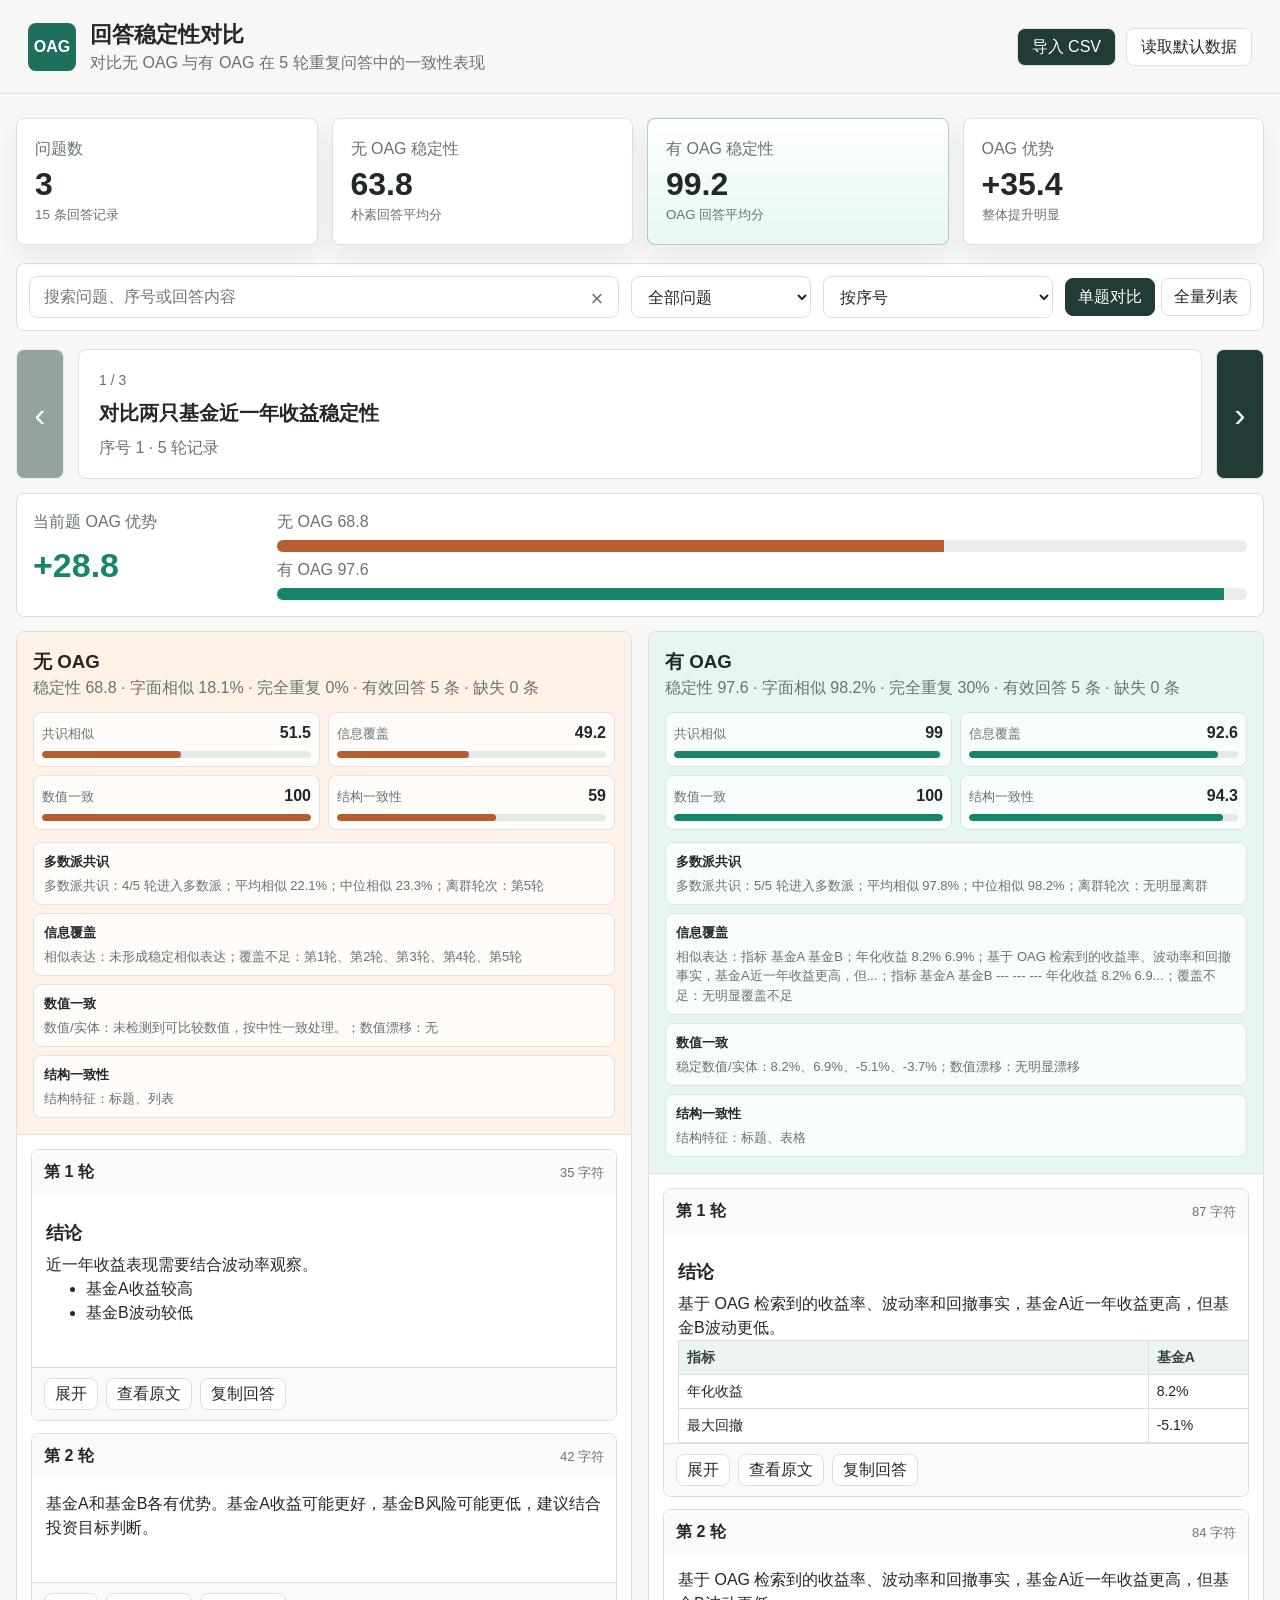
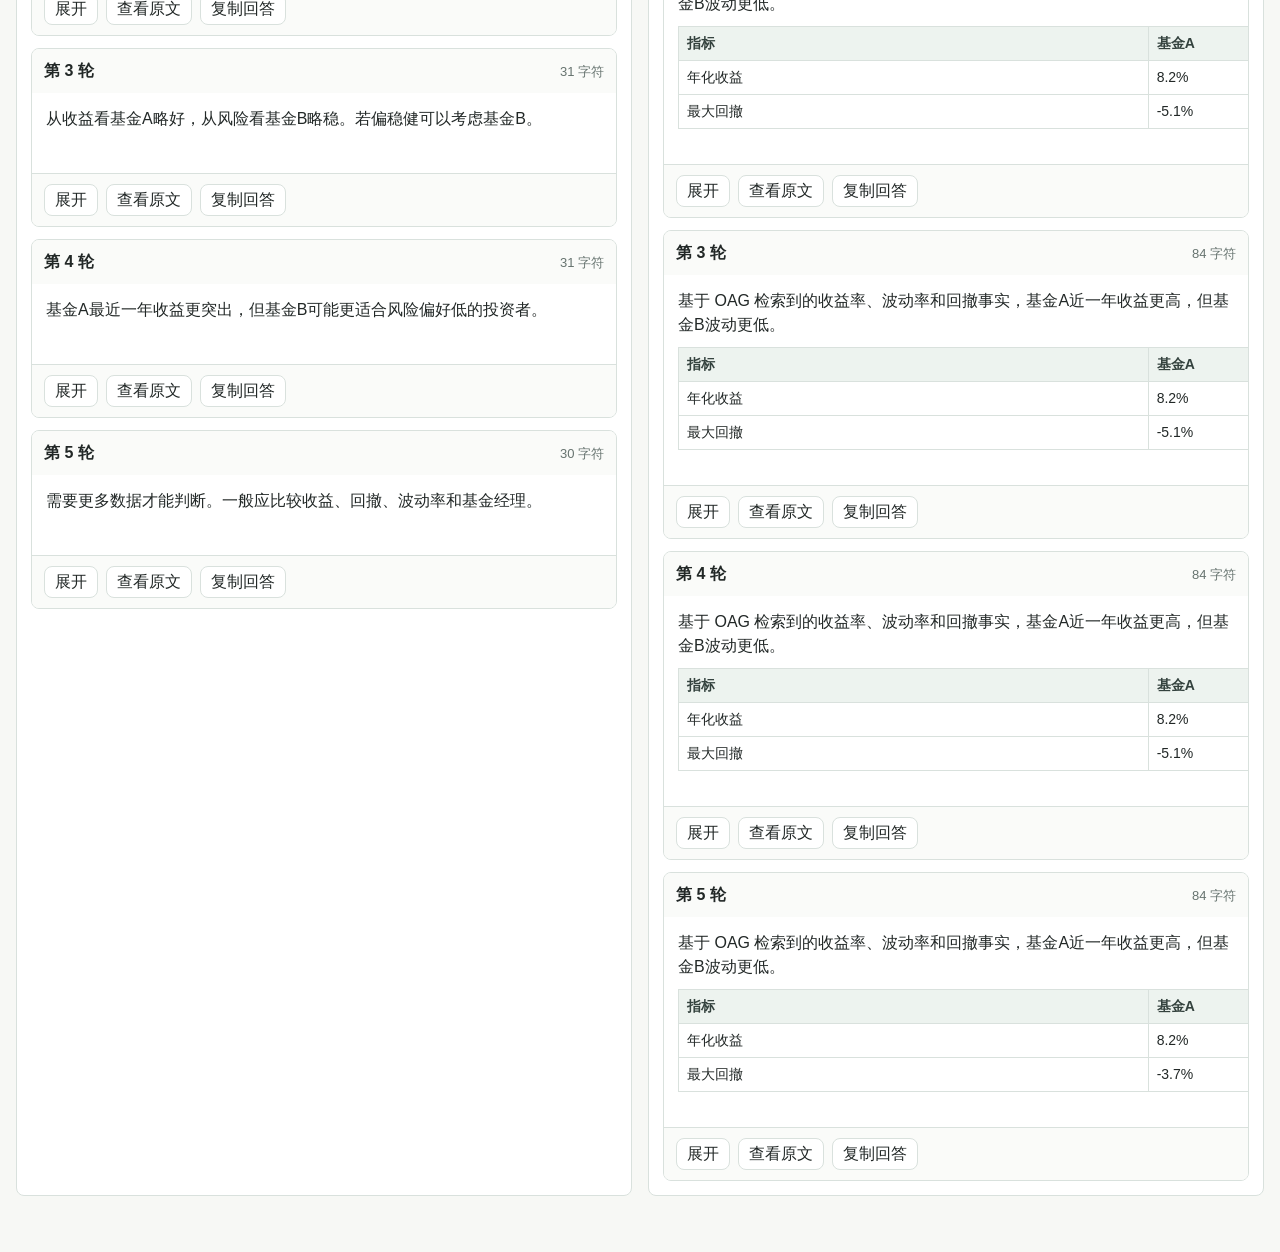
<file: oag_result_viewer/index.html>
<!doctype html>
<html lang="zh-CN">
  <head>
    <meta charset="utf-8" />
    <meta name="viewport" content="width=device-width, initial-scale=1" />
    <title>OAG 回答稳定性展示页</title>
    <link rel="icon" href="data:," />
    <link rel="stylesheet" href="./styles.css" />
  </head>
  <body>
    <div class="app-shell">
      <header class="topbar">
        <div class="brand-block">
          <span class="brand-mark">OAG</span>
          <div>
            <h1>回答稳定性对比</h1>
            <p>对比无 OAG 与有 OAG 在 5 轮重复问答中的一致性表现</p>
          </div>
        </div>
        <div class="data-actions">
          <label class="file-button">
            导入 CSV
            <input id="csvInput" type="file" accept=".csv,text/csv" />
          </label>
          <button id="reloadBtn" type="button">读取默认数据</button>
        </div>
      </header>

      <main>
        <section id="noticePanel" class="notice-panel" hidden></section>

        <section class="summary-grid" aria-label="整体概览">
          <article class="metric-card">
            <span>问题数</span>
            <strong id="totalQuestions">0</strong>
            <small id="totalRuns">0 条回答记录</small>
          </article>
          <article class="metric-card">
            <span>无 OAG 稳定性</span>
            <strong id="plainAverage">--</strong>
            <small>朴素回答平均分</small>
          </article>
          <article class="metric-card accent">
            <span>有 OAG 稳定性</span>
            <strong id="oagAverage">--</strong>
            <small>OAG 回答平均分</small>
          </article>
          <article class="metric-card">
            <span>OAG 优势</span>
            <strong id="advantageAverage">--</strong>
            <small id="advantageHint">等待数据</small>
          </article>
        </section>

        <section class="control-strip" aria-label="搜索与视图控制">
          <div class="search-box">
            <input id="searchInput" type="search" placeholder="搜索问题、序号或回答内容" />
            <button id="clearSearchBtn" type="button" title="清空搜索">×</button>
          </div>
          <select id="filterSelect" aria-label="筛选问题">
            <option value="all">全部问题</option>
            <option value="consensusImproved">OAG 共识更稳定</option>
            <option value="coverageImproved">OAG 信息覆盖更稳定</option>
            <option value="numericConflict">存在数值漂移</option>
            <option value="insufficient">有效样本不足</option>
            <option value="low">低稳定性问题</option>
            <option value="warning">数据异常</option>
          </select>
          <select id="sortSelect" aria-label="排序方式">
            <option value="index">按序号</option>
            <option value="advantageDesc">OAG 优势从高到低</option>
            <option value="advantageAsc">OAG 优势从低到高</option>
            <option value="consensusDesc">共识差异从高到低</option>
            <option value="coverageDesc">信息覆盖差异从高到低</option>
            <option value="numericDesc">数值一致差异从高到低</option>
            <option value="plainAsc">无 OAG 稳定性从低到高</option>
            <option value="oagAsc">有 OAG 稳定性从低到高</option>
          </select>
          <div class="view-tabs" role="tablist" aria-label="视图">
            <button class="tab-button active" id="singleTab" type="button" data-view="single">单题对比</button>
            <button class="tab-button" id="allTab" type="button" data-view="all">全量列表</button>
          </div>
        </section>

        <section id="emptyState" class="empty-state">
          <h2>导入测试结果 CSV</h2>
          <p>推荐 CSV 表头为：序号、问题、朴素回答、OAG回答。页面也会尝试读取 <code>data/results.csv</code>。</p>
        </section>

        <section id="singleView" class="single-view" hidden>
          <div class="question-toolbar">
            <button id="prevBtn" class="nav-button" type="button" title="上一个问题">‹</button>
            <div class="question-title">
              <span id="questionPosition">0 / 0</span>
              <h2 id="questionText">--</h2>
              <p id="questionMeta">--</p>
            </div>
            <button id="nextBtn" class="nav-button" type="button" title="下一个问题">›</button>
          </div>

          <div class="question-insight">
            <div>
              <span>当前题 OAG 优势</span>
              <strong id="currentAdvantage">--</strong>
            </div>
            <div class="bars">
              <label>无 OAG <span id="plainScoreLabel">--</span></label>
              <div class="bar-track"><div id="plainScoreBar" class="bar-fill plain"></div></div>
              <label>有 OAG <span id="oagScoreLabel">--</span></label>
              <div class="bar-track"><div id="oagScoreBar" class="bar-fill oag"></div></div>
            </div>
          </div>

          <div class="compare-grid">
            <article class="answer-column plain-column">
              <header>
                <h3>无 OAG</h3>
                <p id="plainColumnMeta">--</p>
                <div id="plainDimensionDetails" class="dimension-details"></div>
              </header>
              <div id="plainAnswers" class="answer-list"></div>
            </article>
            <article class="answer-column oag-column">
              <header>
                <h3>有 OAG</h3>
                <p id="oagColumnMeta">--</p>
                <div id="oagDimensionDetails" class="dimension-details"></div>
              </header>
              <div id="oagAnswers" class="answer-list"></div>
            </article>
          </div>
        </section>

        <section id="allView" class="all-view" hidden>
          <div class="table-headline">
            <h2>全部问题</h2>
            <p id="tableCount">0 个结果</p>
          </div>
          <div class="table-wrap">
            <table>
              <thead>
                <tr>
                  <th>序号</th>
                  <th>问题</th>
                  <th>无 OAG</th>
                  <th>有 OAG</th>
                  <th>共识差异</th>
                  <th>覆盖差异</th>
                  <th>数值差异</th>
                  <th>OAG 优势</th>
                  <th>轮次</th>
                  <th>状态</th>
                </tr>
              </thead>
              <tbody id="resultTableBody"></tbody>
            </table>
          </div>
        </section>
      </main>
    </div>

    <template id="answerCardTemplate">
      <article class="answer-card collapsed">
        <header>
          <strong class="run-label"></strong>
          <span class="length-label"></span>
        </header>
        <div class="markdown-body"></div>
        <textarea class="raw-text" readonly hidden></textarea>
        <footer>
          <button class="toggle-expand" type="button">展开</button>
          <button class="toggle-raw" type="button">查看原文</button>
          <button class="copy-answer" type="button">复制回答</button>
        </footer>
      </article>
    </template>

    <script src="./app.js?v=20260701-nonblocking" charset="utf-8"></script>
  </body>
</html>
</file>
<file: oag_result_viewer/styles.css>
:root {
  color-scheme: light;
  --bg: #f7f8f5;
  --panel: #ffffff;
  --panel-soft: #f0f5f2;
  --ink: #222827;
  --muted: #66736f;
  --line: #d9e1dd;
  --plain: #b85b2d;
  --plain-soft: #fff0e8;
  --oag: #16856b;
  --oag-soft: #e6f7f1;
  --warn: #b7791f;
  --bad: #b43b42;
  --focus: #2f6f8f;
  --shadow: 0 18px 45px rgba(32, 42, 38, 0.12);
}

* {
  box-sizing: border-box;
}

[hidden] {
  display: none !important;
}

body {
  margin: 0;
  background: var(--bg);
  color: var(--ink);
  font-family: "Microsoft YaHei", "PingFang SC", "Segoe UI", Arial, sans-serif;
  line-height: 1.5;
}

button,
input,
select {
  font: inherit;
}

button,
select,
.file-button {
  border: 1px solid var(--line);
  background: var(--panel);
  color: var(--ink);
  border-radius: 8px;
  min-height: 38px;
}

button {
  cursor: pointer;
}

button:hover,
.file-button:hover {
  border-color: var(--focus);
}

.app-shell {
  min-height: 100vh;
}

.topbar {
  position: sticky;
  top: 0;
  z-index: 10;
  display: flex;
  align-items: center;
  justify-content: space-between;
  gap: 24px;
  padding: 18px 28px;
  background: rgba(247, 248, 245, 0.94);
  border-bottom: 1px solid var(--line);
  backdrop-filter: blur(14px);
}

.brand-block {
  display: flex;
  align-items: center;
  gap: 14px;
}

.brand-mark {
  display: grid;
  place-items: center;
  width: 48px;
  height: 48px;
  border-radius: 8px;
  background: #1f6f5d;
  color: #fff;
  font-weight: 800;
}

h1,
h2,
h3,
p {
  margin: 0;
}

.brand-block h1 {
  font-size: 22px;
}

.brand-block p,
.metric-card small,
.question-meta,
.answer-column header p,
.table-headline p {
  color: var(--muted);
}

.data-actions {
  display: flex;
  gap: 10px;
  align-items: center;
}

.data-actions button,
.file-button {
  padding: 0 14px;
}

.file-button {
  display: inline-flex;
  align-items: center;
  justify-content: center;
  background: #213b36;
  color: #fff;
}

.file-button input {
  position: absolute;
  width: 1px;
  height: 1px;
  opacity: 0;
  pointer-events: none;
}

main {
  width: min(1520px, calc(100vw - 32px));
  margin: 0 auto;
  padding: 24px 0 56px;
}

.notice-panel {
  margin-bottom: 18px;
  padding: 14px 16px;
  border: 1px solid #edd29c;
  border-radius: 8px;
  background: #fff8e8;
  color: #674d1f;
}

.notice-panel strong {
  display: block;
  margin-bottom: 6px;
}

.notice-panel ul {
  margin: 6px 0 0;
  padding-left: 20px;
}

.summary-grid {
  display: grid;
  grid-template-columns: repeat(4, minmax(0, 1fr));
  gap: 14px;
}

.metric-card {
  padding: 18px;
  border: 1px solid var(--line);
  border-radius: 8px;
  background: var(--panel);
  box-shadow: 0 10px 24px rgba(32, 42, 38, 0.06);
}

.metric-card span {
  display: block;
  color: var(--muted);
}

.metric-card strong {
  display: block;
  margin-top: 6px;
  font-size: 32px;
  line-height: 1.1;
}

.metric-card.accent {
  border-color: rgba(22, 133, 107, 0.35);
  background: linear-gradient(180deg, #ffffff 0%, var(--oag-soft) 100%);
}

.control-strip {
  display: grid;
  grid-template-columns: minmax(220px, 1fr) 180px 230px auto;
  gap: 12px;
  align-items: center;
  margin: 18px 0;
  padding: 12px;
  border: 1px solid var(--line);
  border-radius: 8px;
  background: var(--panel);
}

.search-box {
  position: relative;
}

.search-box input {
  width: 100%;
  height: 42px;
  padding: 0 42px 0 14px;
  border: 1px solid var(--line);
  border-radius: 8px;
  outline: none;
}

.search-box input:focus {
  border-color: var(--focus);
  box-shadow: 0 0 0 3px rgba(47, 111, 143, 0.12);
}

#clearSearchBtn {
  position: absolute;
  right: 6px;
  top: 5px;
  width: 32px;
  min-height: 32px;
  border: 0;
  background: transparent;
  color: var(--muted);
  font-size: 22px;
}

select {
  height: 42px;
  padding: 0 12px;
}

.view-tabs {
  display: flex;
  gap: 6px;
  justify-content: flex-end;
}

.tab-button {
  min-width: 90px;
  padding: 0 12px;
}

.tab-button.active {
  border-color: #213b36;
  background: #213b36;
  color: #fff;
}

.empty-state {
  display: grid;
  place-items: center;
  gap: 8px;
  min-height: 320px;
  padding: 36px;
  border: 1px dashed var(--line);
  border-radius: 8px;
  background: var(--panel);
  text-align: center;
  color: var(--muted);
}

.empty-state h2 {
  color: var(--ink);
}

.question-toolbar {
  display: grid;
  grid-template-columns: 48px minmax(0, 1fr) 48px;
  gap: 14px;
  align-items: stretch;
}

.nav-button {
  min-height: 92px;
  font-size: 34px;
  background: #213b36;
  color: #fff;
}

.nav-button:disabled {
  cursor: not-allowed;
  opacity: 0.45;
}

.question-title {
  padding: 18px 20px;
  border: 1px solid var(--line);
  border-radius: 8px;
  background: var(--panel);
}

.question-title span {
  color: var(--muted);
  font-size: 14px;
}

.question-title h2 {
  margin-top: 6px;
  font-size: 20px;
  overflow-wrap: anywhere;
}

.question-title p {
  margin-top: 8px;
  color: var(--muted);
}

.question-insight {
  display: grid;
  grid-template-columns: 230px minmax(0, 1fr);
  gap: 14px;
  margin: 14px 0;
  padding: 16px;
  border: 1px solid var(--line);
  border-radius: 8px;
  background: var(--panel);
}

.question-insight span,
.bars label {
  color: var(--muted);
}

.question-insight strong {
  display: block;
  margin-top: 6px;
  font-size: 34px;
}

.bars {
  display: grid;
  gap: 6px;
}

.bar-track {
  height: 12px;
  overflow: hidden;
  border-radius: 999px;
  background: #e8eeeb;
}

.bar-fill {
  width: 0;
  height: 100%;
  transition: width 0.24s ease;
}

.bar-fill.plain {
  background: var(--plain);
}

.bar-fill.oag {
  background: var(--oag);
}

.compare-grid {
  display: grid;
  grid-template-columns: minmax(0, 1fr) minmax(0, 1fr);
  gap: 16px;
}

.answer-column {
  border: 1px solid var(--line);
  border-radius: 8px;
  background: var(--panel);
  min-width: 0;
  overflow: hidden;
}

.answer-column > header {
  padding: 16px;
  border-bottom: 1px solid var(--line);
}

.dimension-details {
  display: grid;
  gap: 12px;
  margin-top: 12px;
}

.dimension-grid {
  display: grid;
  grid-template-columns: repeat(2, minmax(0, 1fr));
  gap: 8px;
}

.dimension-row {
  display: grid;
  grid-template-columns: minmax(72px, 1fr) 42px;
  gap: 6px;
  align-items: center;
  padding: 8px;
  border: 1px solid rgba(217, 225, 221, 0.85);
  border-radius: 8px;
  background: rgba(255, 255, 255, 0.72);
}

.dimension-row span {
  color: var(--muted);
  font-size: 13px;
}

.dimension-row strong {
  text-align: right;
}

.mini-track {
  grid-column: 1 / -1;
  height: 7px;
  overflow: hidden;
  border-radius: 999px;
  background: #e4ebe7;
}

.mini-track div {
  height: 100%;
  border-radius: inherit;
  background: var(--oag);
}

.plain-column .mini-track div {
  background: var(--plain);
}

.explain-grid {
  display: grid;
  gap: 8px;
}

.explain-grid section {
  padding: 9px 10px;
  border: 1px solid rgba(217, 225, 221, 0.85);
  border-radius: 8px;
  background: rgba(255, 255, 255, 0.72);
}

.explain-grid h4 {
  margin: 0 0 4px;
  font-size: 13px;
}

.explain-grid p {
  color: var(--muted);
  font-size: 13px;
  overflow-wrap: anywhere;
}

.plain-column > header {
  background: var(--plain-soft);
}

.oag-column > header {
  background: var(--oag-soft);
}

.answer-list {
  display: grid;
  gap: 12px;
  padding: 14px;
}

.answer-card {
  border: 1px solid var(--line);
  border-radius: 8px;
  background: #fff;
  overflow: hidden;
}

.answer-card.missing-answer {
  border-color: #e5b7b9;
  background: #fff7f7;
}

.answer-card.missing-answer .length-label {
  color: var(--bad);
  font-weight: 700;
}

.answer-card > header,
.answer-card > footer {
  display: flex;
  align-items: center;
  justify-content: space-between;
  gap: 8px;
  padding: 10px 12px;
  background: #fafbf9;
}

.answer-card > footer {
  justify-content: flex-start;
  border-top: 1px solid var(--line);
}

.answer-card footer button {
  min-height: 32px;
  padding: 0 10px;
}

.length-label {
  color: var(--muted);
  font-size: 13px;
}

.markdown-body {
  max-height: none;
  padding: 14px;
  overflow: auto;
  overflow-wrap: anywhere;
}

.answer-card.collapsed .markdown-body {
  max-height: 210px;
}

.answer-card.collapsed .markdown-body::after {
  content: "";
  display: block;
  height: 18px;
}

.raw-text {
  width: 100%;
  min-height: 210px;
  padding: 12px;
  border: 0;
  border-top: 1px solid var(--line);
  resize: vertical;
  background: #fbfcfb;
  color: var(--ink);
}

.markdown-body h1,
.markdown-body h2,
.markdown-body h3 {
  margin: 12px 0 6px;
  font-size: 18px;
}

.markdown-body p,
.markdown-body ul,
.markdown-body ol,
.markdown-body pre,
.markdown-body table,
.markdown-body blockquote {
  margin: 0 0 10px;
}

.markdown-body pre {
  padding: 12px;
  overflow: auto;
  border-radius: 8px;
  background: #18221f;
  color: #f3faf6;
}

.markdown-body code {
  padding: 2px 4px;
  border-radius: 4px;
  background: #eef3f0;
}

.markdown-body pre code {
  padding: 0;
  background: transparent;
}

.markdown-body blockquote {
  padding-left: 12px;
  border-left: 3px solid var(--focus);
  color: var(--muted);
}

.markdown-body table {
  width: 100%;
  border-collapse: collapse;
  font-size: 14px;
}

.markdown-body th,
.markdown-body td {
  padding: 6px 8px;
  border: 1px solid var(--line);
  text-align: left;
  vertical-align: top;
}

.table-headline {
  display: flex;
  align-items: end;
  justify-content: space-between;
  margin-bottom: 10px;
}

.table-wrap {
  overflow: auto;
  border: 1px solid var(--line);
  border-radius: 8px;
  background: var(--panel);
  box-shadow: var(--shadow);
}

table {
  width: 100%;
  border-collapse: collapse;
  min-width: 1180px;
}

th,
td {
  padding: 12px 14px;
  border-bottom: 1px solid var(--line);
  text-align: left;
  vertical-align: top;
}

th {
  position: sticky;
  top: 0;
  z-index: 1;
  background: #edf3ef;
  color: #34423e;
}

#resultTableBody tr {
  cursor: pointer;
}

#resultTableBody tr:hover {
  background: #f6faf8;
}

.score-pill,
.status-pill {
  display: inline-flex;
  align-items: center;
  min-height: 28px;
  padding: 0 9px;
  border-radius: 999px;
  font-weight: 700;
  white-space: nowrap;
}

.score-pill.good {
  background: var(--oag-soft);
  color: #0f6d56;
}

.score-pill.bad {
  background: #fdecee;
  color: var(--bad);
}

.score-pill.flat {
  background: #eef1ef;
  color: #56605d;
}

.status-pill {
  background: #eef1ef;
  color: #56605d;
}

.status-pill.warning {
  background: #fff4d8;
  color: #765415;
}

.question-cell {
  max-width: 520px;
  overflow-wrap: anywhere;
}

.muted {
  color: var(--muted);
}

.good {
  color: var(--oag);
}

.bad {
  color: var(--bad);
}

@media (max-width: 1080px) {
  .summary-grid,
  .compare-grid,
  .question-insight {
    grid-template-columns: 1fr;
  }

  .control-strip {
    grid-template-columns: 1fr 1fr;
  }

  .view-tabs {
    justify-content: stretch;
  }

  .tab-button {
    flex: 1;
  }
}

@media (max-width: 720px) {
  .topbar {
    position: static;
    flex-direction: column;
    align-items: stretch;
    padding: 16px;
  }

  .data-actions {
    flex-wrap: wrap;
  }

  .data-actions > * {
    flex: 1 1 150px;
  }

  main {
    width: min(100vw - 20px, 1520px);
    padding-top: 14px;
  }

  .summary-grid,
  .control-strip {
    grid-template-columns: 1fr;
  }

  .question-toolbar {
    grid-template-columns: 42px minmax(0, 1fr) 42px;
  }

  .nav-button {
    min-height: 78px;
  }

  .brand-block h1 {
    font-size: 19px;
  }

  .metric-card strong,
  .question-insight strong {
    font-size: 28px;
  }
}
</file>
